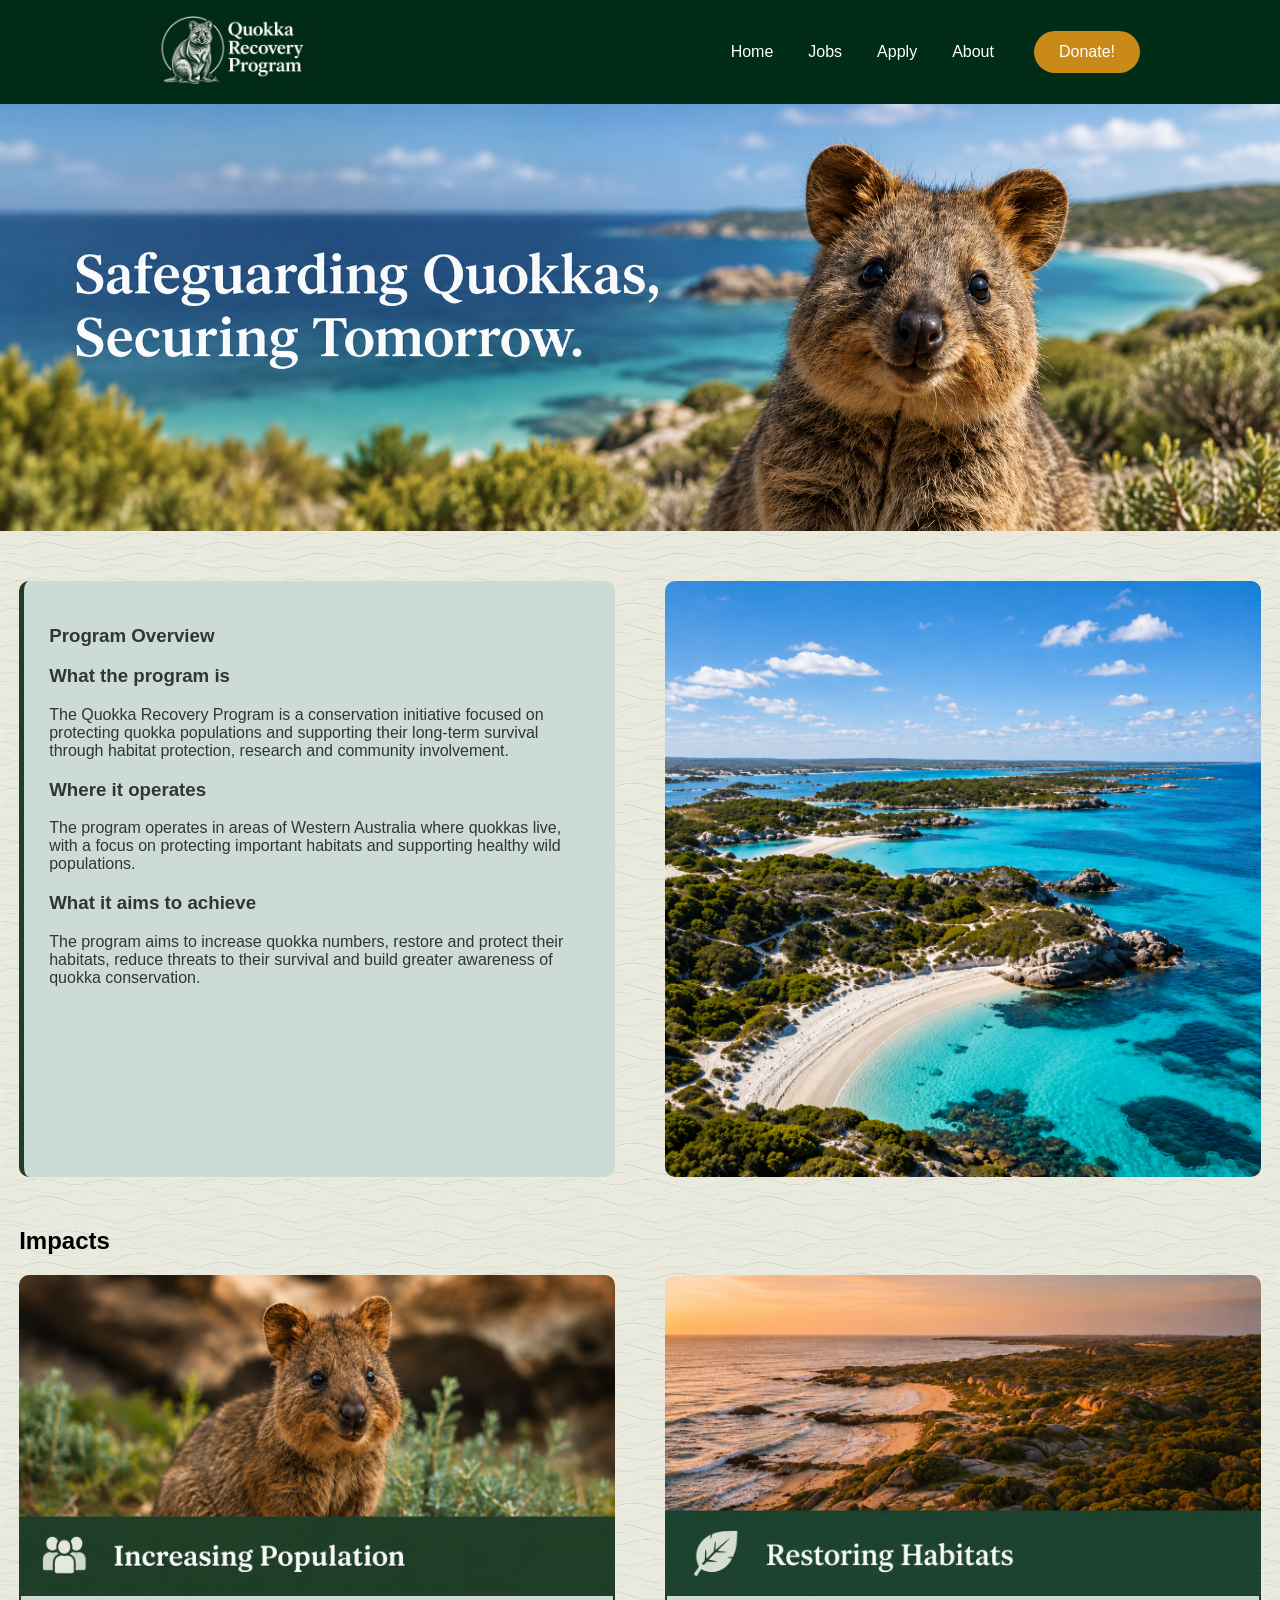
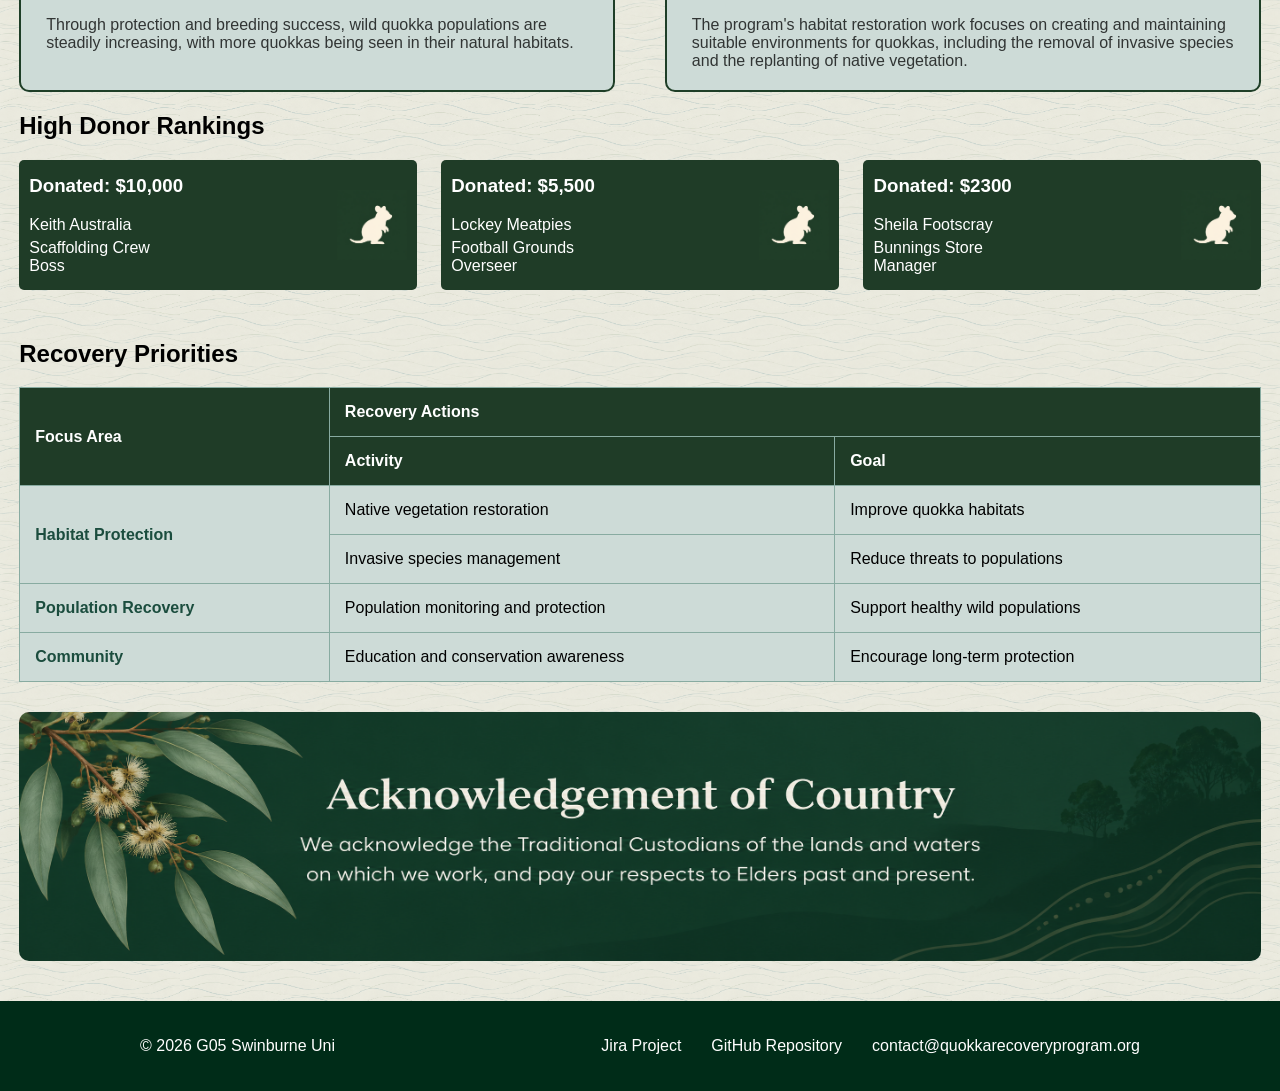
<file: index.html>
<!DOCTYPE html>
<html lang="en">
<head>
  <meta charset="UTF-8">
  <meta name="viewport" content="width=device-width, initial-scale=1.0">
  <meta name="description" content="G05 recruitment website for an environmental conservation organisation.">
  <title>Home - G05 Recruitment Website</title>
  <link rel="stylesheet" href="styles.css">
</head>
<body>


    <header>
        <div class="header-content">

            <a href="index.html">
                <img class="logo" src="images/quokka_logo.png" alt="Quokka Recovery Program">
            </a>

            <nav>
                <a href="index.html">Home</a>
                <a href="jobs.html">Jobs</a>
                <a href="apply.html">Apply</a>
                <a href="about.html">About</a>
            </nav>

            <a class="donate-button" href="#">Donate!</a>

        </div>
    </header>

    <section id="introduction">

        <figure>
            <img src="images/main-image.png"
                    alt="Quokka Recovery Program" />
        </figure>
    </section>



    <main>




        <section id="overview">

            <article>
                <h1>Program Overview</h1>

                <h3>What the program is</h3>
                <p>
                    The Quokka Recovery Program is a conservation initiative focused on protecting quokka populations and supporting their long-term survival through habitat protection, research and community involvement.
                </p>

                <h3>Where it operates</h3>
                <p>
                    The program operates in areas of Western Australia where quokkas live, with a focus on protecting important habitats and supporting healthy wild populations.
                </p>

                <h3>What it aims to achieve</h3>
                <p>
                    The program aims to increase quokka numbers, restore and protect their habitats, reduce threats to their survival and build greater awareness of quokka conservation.
                </p>
            </article>

            <figure>
                <img src="images/Island_vista.png"
                     alt="Quokka Recovery Program activities" />
            </figure>

        </section>


        <section id="impacts">

            <h2>Impacts</h2>

            <div class="impact-container">
                <article>
                    <figure>
                        <img src="images/increasing_population.png"
                            alt="Quokka population" />
                    </figure>

                    <p>
                        Through protection and breeding success, wild quokka populations are steadily increasing, with more quokkas being seen in their natural habitats.
                    </p>
                </article>


                <article>
                    <figure>
                        <img src="images/restoring_habitats.png"
                            alt="Quokka habitat" />
                    </figure>

                    <p>
                        The program's habitat restoration work focuses on creating and maintaining suitable environments for quokkas, including the removal of invasive species and the replanting of native vegetation.
                    </p>
                </article>
            </div>
        </section>

<!-- Adding inline styles for the donor section to satisfy the requirement -->
        <section id="donors">  

            <h2>High Donor Rankings</h2>
            <div class="donor-container">
            <article style="display: flex; justify-content: space-between; align-items: center; background-color: #1F3C27; color: white; padding: 10px; border-radius: 5px;">
                
                <div>
                    <h3>Donated: $10,000</h3>
                    <p>Keith Australia</p>
                    <p>Scaffolding Crew <br>Boss</p>
                </div>

                <img src="images/sillouhette.png"
                    alt="placeholder"
                    style="width: 70px; height: 70px; object-fit: contain; margin-left: 5px; flex-shrink: 0;">
            </article>
            <article style="display: flex; justify-content: space-between; align-items: center; background-color: #1F3C27; color: white; padding: 10px; border-radius: 5px;">
                
                <div>
                    <h3>Donated: $5,500</h3>
                    <p>Lockey Meatpies</p>
                    <p>Football Grounds <br>Overseer</p>
                </div>

                <img src="images/sillouhette.png"
                    alt="placeholder"
                    style="width: 70px; height: 70px; object-fit: contain; margin-left: 15px; flex-shrink: 0;">
            </article>
            <article style="display: flex; justify-content: space-between; align-items: center; background-color: #1F3C27; color: white; padding: 10px; border-radius: 5px;">
                
                <div>
                    <h3>Donated: $2300</h3>
                    <p>Sheila Footscray</p>
                    <p>Bunnings Store <br>Manager</p>
                </div>

                <img src="images/sillouhette.png"
                    alt="placeholder"
                    style="width: 70px; height: 70px; object-fit: contain; margin-left: 15px; flex-shrink: 0;">
            </article>
            </div>
    

        </section>

        <section id="recovery-table">
    <h2>Recovery Priorities</h2>

    <table>
        <thead>
            <tr>
                <th rowspan="2" scope="col" id="focus">Focus Area</th>
                <th colspan="2" scope="colgroup" id="actions">Recovery Actions</th>
            </tr>
            <tr>
                <th scope="col" id="activity">Activity</th>
                <th scope="col" id="goal">Goal</th>
            </tr>
        </thead>

        <tbody>
            <tr>
                <th rowspan="2" scope="rowgroup" id="habitat">Habitat Protection</th>
                <td headers="habitat activity">Native vegetation restoration</td>
                <td headers="habitat goal">Improve quokka habitats</td>
            </tr>

            <tr>
                <td headers="habitat activity">Invasive species management</td>
                <td headers="habitat goal">Reduce threats to populations</td>
            </tr>

            <tr>
                <th scope="row" id="population">Population Recovery</th>
                <td headers="population activity">Population monitoring and protection</td>
                <td headers="population goal">Support healthy wild populations</td>
            </tr>

            <tr>
                <th scope="row" id="community">Community</th>
                <td headers="community activity">Education and conservation awareness</td>
                <td headers="community goal">Encourage long-term protection</td>
            </tr>
        </tbody>
    </table>
</section>


        <section id="acknowledgement">

            <img src="images/acknowledgement.png"
                alt="Acknowledgement of Country"
                style="border-radius: 10px;">

        </section>

    </main>

<footer>
    <div class="footer-content">
        <p>&copy; 2026 G05 Swinburne Uni</p>

        <div class="footer-links">
            <a href="https://g05-applied-web-project.atlassian.net/jira/software/projects/SCRUM/boards/1"
               target="_blank">
                Jira Project
            </a>

            <a href="https://github.com/106009537/g05-applied-web-project.git"
               target="_blank">
                GitHub Repository
            </a>

            <a href="mailto:106009537@student.swin.edu.au">
                contact@quokkarecoveryprogram.org
            </a>
        </div>
    </div>
</footer>
</body>
</html>
</file>
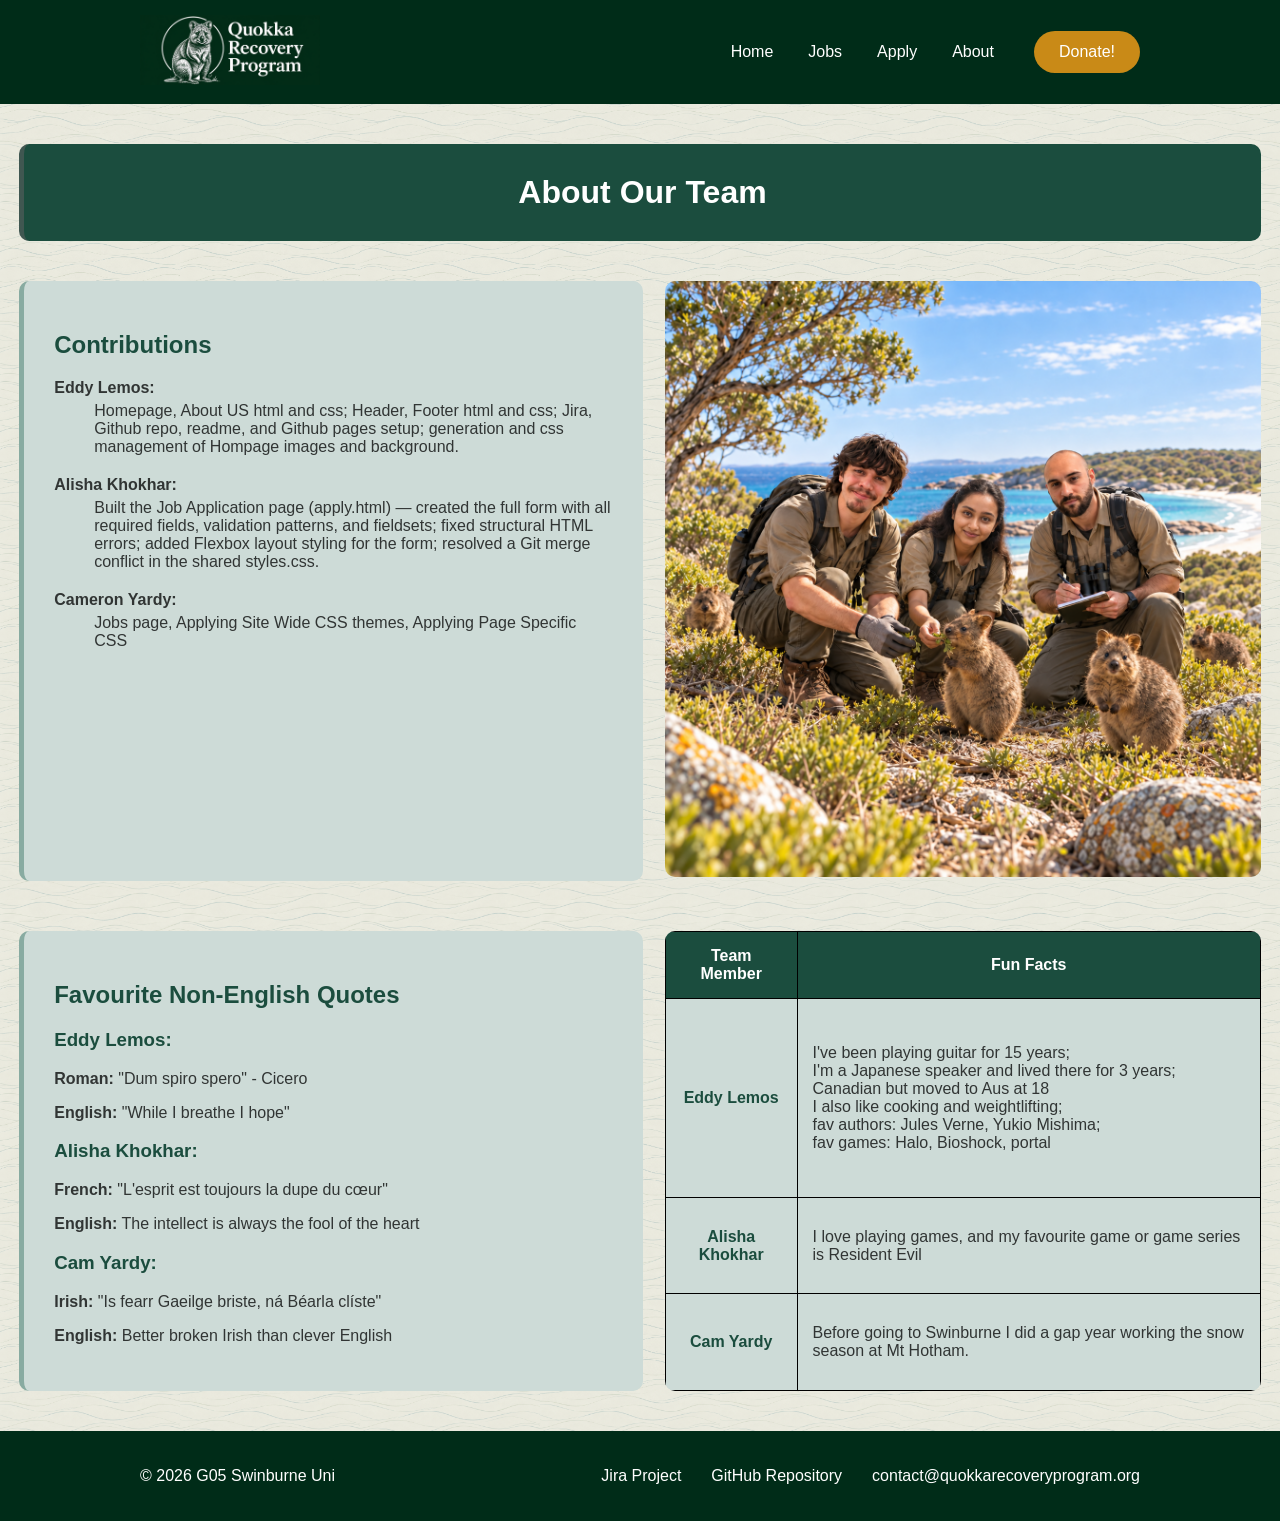
<file: about.html>
<!DOCTYPE html>
<html lang="en">
<head>
  <meta charset="UTF-8">
  <meta name="viewport" content="width=device-width, initial-scale=1.0">
  <meta name="description" content="G05 recruitment website for an environmental conservation organisation.">
  <title>Home - G05 Recruitment Website</title>
  <link rel="stylesheet" href="styles.css">
</head>
<body>
    <header>
        <div class="header-content">

            <a href="index.html">
                <img class="logo" src="images/quokka_logo.png" alt="Quokka Recovery Program">
            </a>

            <nav>
                <a href="index.html">Home</a>
                <a href="jobs.html">Jobs</a>
                <a href="apply.html">Apply</a>
                <a href="about.html">About</a>
            </nav>

            <a class="donate-button" href="#">Donate!</a>

        </div>
    </header>

  <main>

        <h1 id="about-title" style="text-align: center;">About Our Team</h1>

        <section id="team">

          <article>

              

              <h2>Contributions</h2>

              <dl>
                  <dt><strong>Eddy Lemos:</strong></dt>
                  <dd>
                      Homepage, About US html and css; Header, Footer html and css; Jira, Github repo, readme, and Github pages setup; generation and css management of Hompage images and background.
                  </dd>

                  <dt><strong>Alisha Khokhar:</strong></dt>
                  <dd>
                      Built the Job Application page (apply.html) — created the full form with all required fields, validation patterns, and fieldsets; fixed structural HTML errors; added Flexbox layout styling for the form; resolved a Git merge conflict in the shared styles.css.
                  </dd>

                  <dt><strong>Cameron Yardy:</strong></dt>
                  <dd>
                      Jobs page, Applying Site Wide CSS themes, Applying Page Specific CSS
                  </dd>
              </dl>

          </article>


          <figure>
              <img src="images/rangers.png"
                    alt="Quokka Recovery Program team" />
          </figure>

      </section>


      <section id="team-details">

          <article>

              <h2>Favourite Non-English Quotes</h2>

              <h3>Eddy Lemos:</h3>
              <p>
                  <strong>Roman:</strong>
                  "Dum spiro spero" - Cicero
              </p>
              <p>
                  <strong>English:</strong>
                  "While I breathe I hope"
              </p>


              <h3>Alisha Khokhar:</h3>
              <p>
                  <strong>French:</strong>  "L'esprit est toujours la dupe du cœur"
              </p>
              <p>
                  <strong>English:</strong> The intellect is always the fool of the heart
              </p>


              <h3>Cam Yardy:</h3>
              <p>
                  <strong>Irish:</strong> "Is fearr Gaeilge briste, ná Béarla clíste"
              </p>
              <p>
                  <strong>English:</strong> Better broken Irish than clever English
              </p>

          </article>


          <table>

              <thead>
                  <tr>
                      <th scope="col">Team Member</th>
                      <th scope="col">Fun Facts</th>
                  </tr>
              </thead>

              <tbody>

                  <tr>
                      <th scope="row">Eddy Lemos</th>
                      <td>
                          I've been playing guitar for 15 years; <br>I'm a Japanese speaker and lived there for 3 years;<br>Canadian but moved to Aus at 18 <br>I also like cooking and weightlifting; <br>fav authors: Jules Verne, Yukio Mishima; <br>fav games: Halo, Bioshock, portal
                      </td>
                  </tr>

                  <tr>
                      <th scope="row">Alisha Khokhar</th>
                      <td>
                           I love playing games, and my favourite game or game series is Resident Evil
                      </td>
                  </tr>

                  <tr>
                      <th scope="row">Cam Yardy</th>
                      <td>
                          Before going to Swinburne I did a gap year working the snow season at Mt Hotham.
                      </td>
                  </tr>

              </tbody>

          </table>

      </section>

  </main>

<footer>
    <div class="footer-content">
        <p>&copy; 2026 G05 Swinburne Uni</p>

        <div class="footer-links">
            <a href="https://g05-applied-web-project.atlassian.net/jira/software/projects/SCRUM/boards/1"
               target="_blank">
                Jira Project
            </a>

            <a href="https://github.com/106009537/g05-applied-web-project.git"
               target="_blank">
                GitHub Repository
            </a>

            <a href="mailto:106009537@student.swin.edu.au">
                contact@quokkarecoveryprogram.org
            </a>
        </div>
    </div>
</footer>
</body>
</html>
</file>
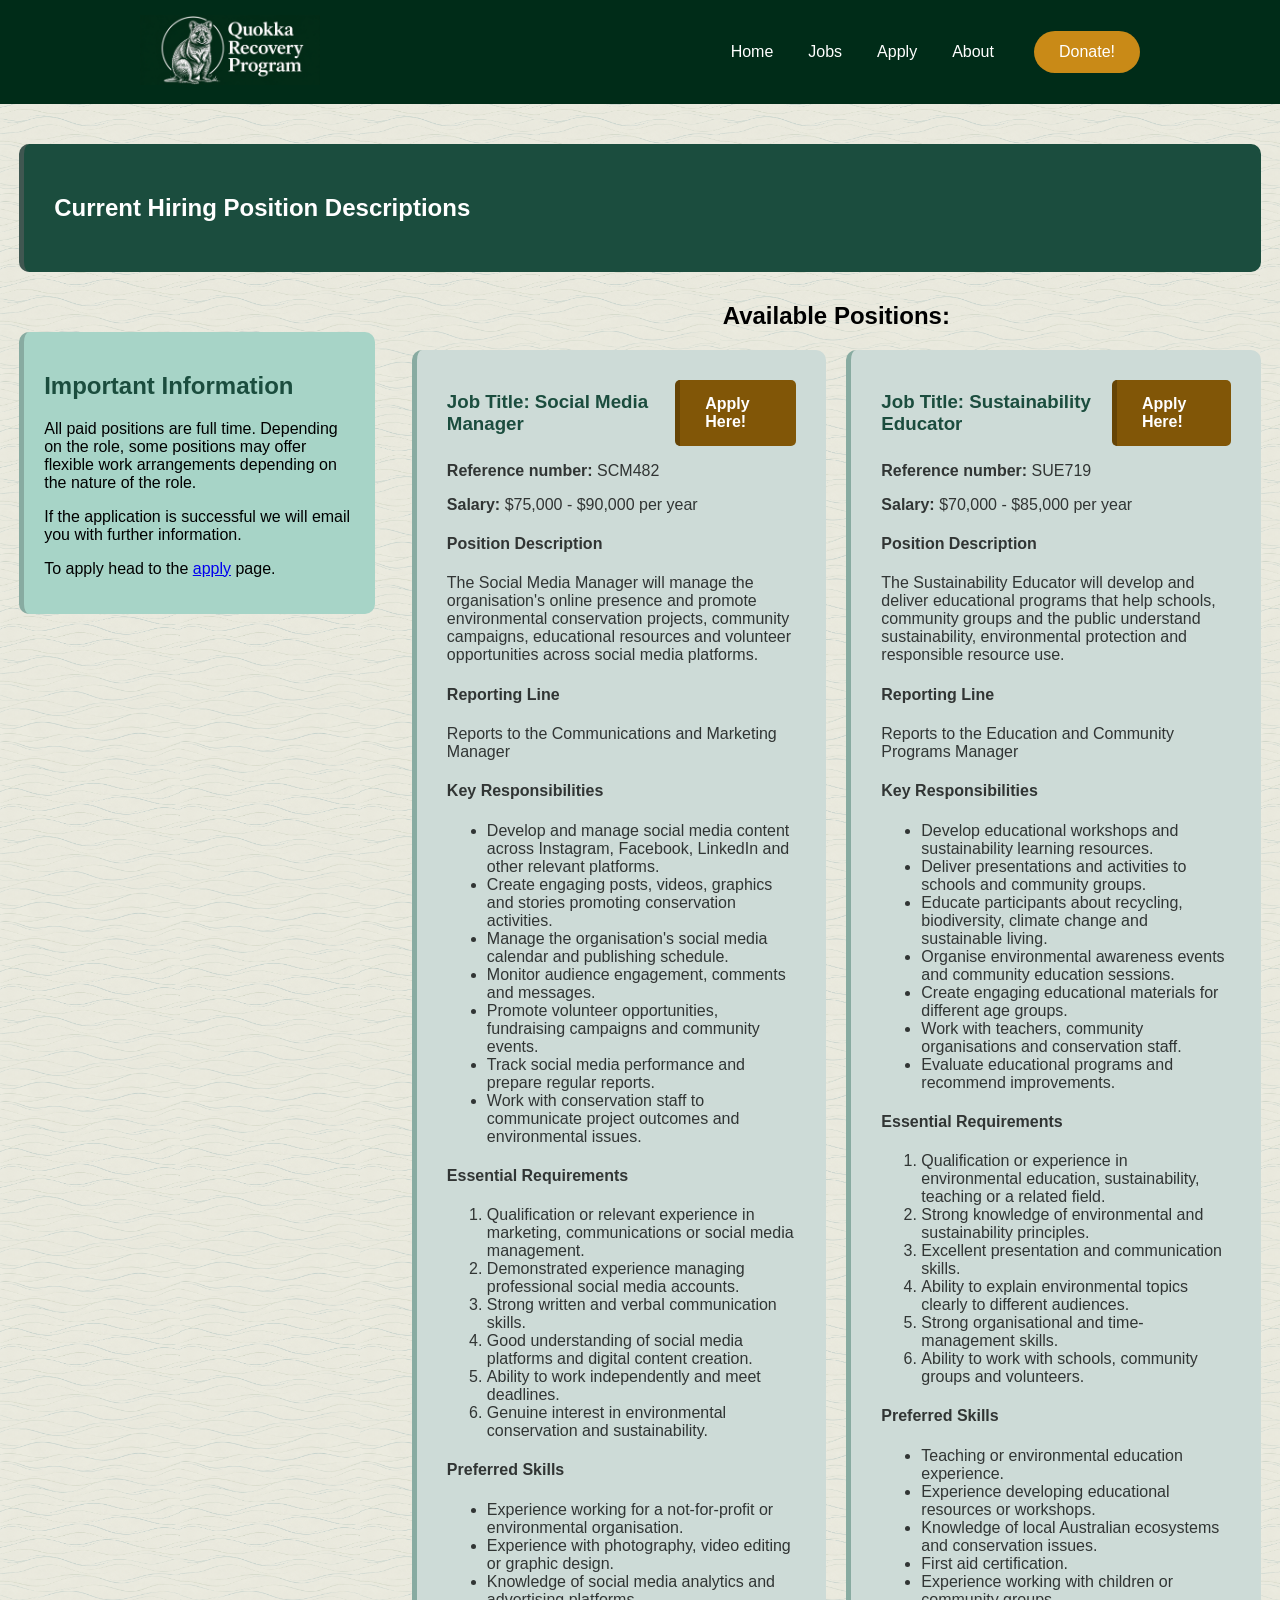
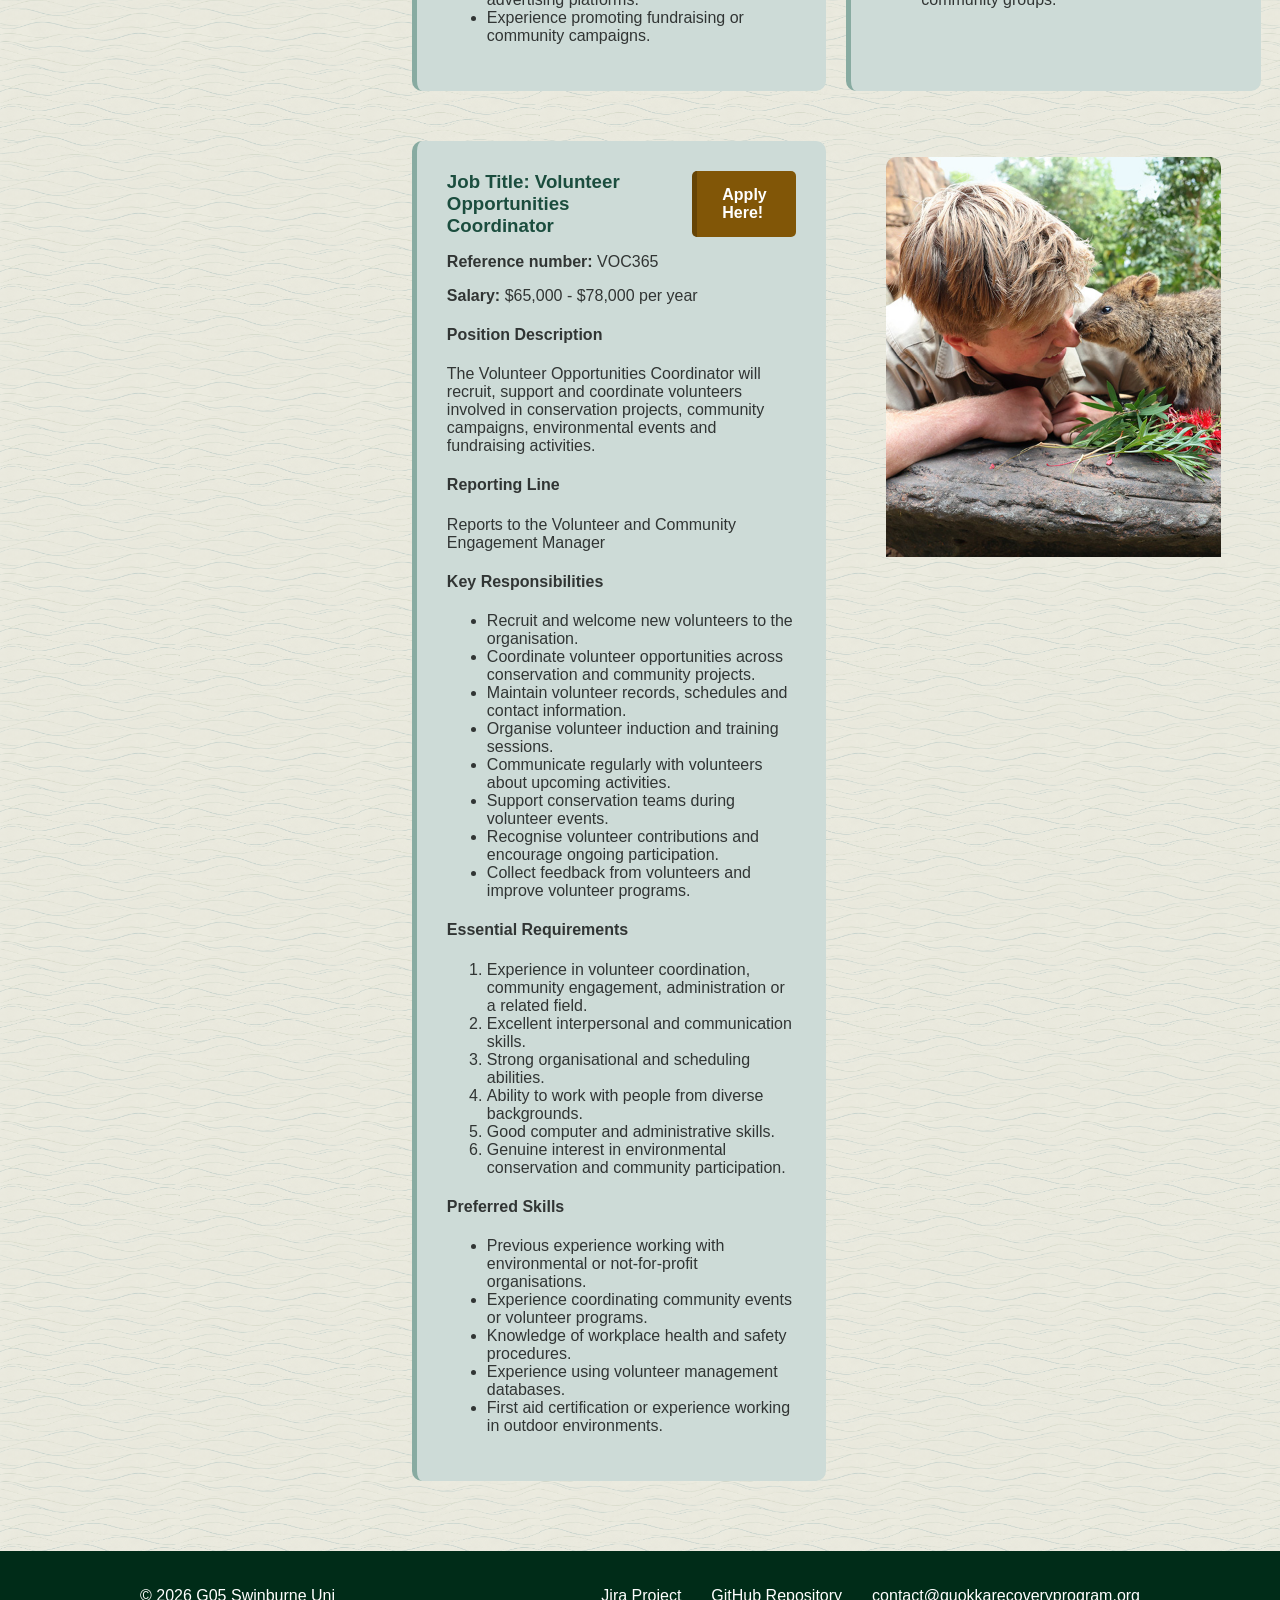
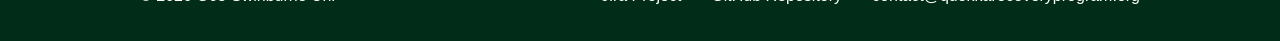
<file: jobs.html>
<!DOCTYPE html>
<html lang="en">
<head>
  <meta charset="UTF-8">
  <meta name="viewport" content="width=device-width, initial-scale=1.0">
  <meta name="description" content="G05 recruitment website for an environmental conservation organisation.">
  <title>Home - G05 Recruitment Website</title>
  <link rel="stylesheet" href="styles.css">
</head>
<body>
    <header>
        <div class="header-content">

            <a href="index.html">
                <img class="logo" src="images/quokka_logo.png" alt="Quokka Recovery Program">
            </a>

            <nav>
                <a href="index.html">Home</a>
                <a href="jobs.html">Jobs</a>
                <a href="apply.html">Apply</a>
                <a href="about.html">About</a>
            </nav>

            <a class="donate-button" href="#">Donate!</a>

        </div>
    </header>

  <main>
    <section id ="jobs-title">
      <h1>Current Hiring Position Descriptions</h1>
    </section>

    <aside id ='jobs-info'>
      <h2>Important Information</h2>
      <p>All paid positions are full time. Depending on the role, some positions may offer 
         flexible work arrangements depending on the nature of the role.</p>
      <p>If the application is successful we will email you with further information.</p>
      <p>To apply head to the <a href="apply.html">apply</a> page.</p>
    </aside>

    <section>
      <h2 style="text-align: center;">Available Positions:</h2>
    </section>
    
    <div class ='jobs-grid'>
      <article id ='social-media-manager' class ='job-block'>
        <div class="job-title-row">
          <h3 class="job-heading">
          <strong>Job Title: </strong>Social Media Manager</h3>
        <a class="apply-here" href="apply.html"> Apply Here!</a>
        </div>


        <p><strong>Reference number: </strong>SCM482</p>

        <p><strong>Salary: </strong>$75,000 - $90,000 per year</p>

        <h4>Position Description</h4>
        <p>The Social Media Manager will manage the organisation's online presence and promote 
          environmental conservation projects, community campaigns, educational resources and 
          volunteer opportunities across social media platforms.</p>

        <h4>Reporting Line</h4>
        <p>Reports to the Communications and Marketing Manager</p>

        <h4>Key Responsibilities</h4>
          <ul>
            <li>Develop and manage social media content across Instagram, Facebook, 
               LinkedIn and other relevant platforms.</li>
            <li>Create engaging posts, videos, graphics and stories promoting 
               conservation activities.</li>
            <li>Manage the organisation's social media calendar and publishing schedule.</li>
            <li>Monitor audience engagement, comments and messages.</li>
            <li>Promote volunteer opportunities, fundraising campaigns and community events.</li>
            <li>Track social media performance and prepare regular reports.</li>
            <li>Work with conservation staff to communicate project outcomes and 
               environmental issues.</li>
          </ul>
       
        <h4>Essential Requirements</h4>
          <ol>
            <li>Qualification or relevant experience in marketing, communications or 
                social media management.</li>
            <li>Demonstrated experience managing professional social media accounts.</li>
            <li>Strong written and verbal communication skills.</li>
            <li>Good understanding of social media platforms and digital content creation.</li>
            <li>Ability to work independently and meet deadlines.</li>
            <li>Genuine interest in environmental conservation and sustainability.</li>
          </ol>
        
        <h4>Preferred Skills</h4>
          <ul>
            <li>Experience working for a not-for-profit or environmental organisation.</li>
            <li>Experience with photography, video editing or graphic design.</li>
            <li>Knowledge of social media analytics and advertising platforms.</li>
            <li>Experience promoting fundraising or community campaigns.</li>
          </ul>
      </article>



      <article id ='sustainability-educator' class ='job-block'>
        <div class="job-title-row">
          <h3 class="job-heading">
          <strong>Job Title: </strong>Sustainability Educator</h3>
          <a class="apply-here" href="apply.html"> Apply Here!</a>
        </div>
        <p><strong>Reference number: </strong>SUE719</p>

        <p><strong>Salary: </strong>$70,000 - $85,000 per year</p>

        <h4>Position Description</h4>
        <p>The Sustainability Educator will develop and deliver educational programs that help 
            schools, community groups and the public understand sustainability, environmental 
           protection and responsible resource use.</p>

        <h4>Reporting Line</h4>
        <p>Reports to the Education and Community Programs Manager</p>

        <h4>Key Responsibilities</h4>
          <ul>
            <li>Develop educational workshops and sustainability learning resources.</li>
            <li>Deliver presentations and activities to schools and community groups.</li>
            <li>Educate participants about recycling, biodiversity, climate change and 
               sustainable living.</li>
            <li>Organise environmental awareness events and community education sessions.</li>
            <li>Create engaging educational materials for different age groups.</li>
            <li>Work with teachers, community organisations and conservation staff.</li>
            <li>Evaluate educational programs and recommend improvements.</li>
          </ul>

        <h4>Essential Requirements</h4>
          <ol>
            <li>Qualification or experience in environmental education, sustainability, teaching 
                or a related field.</li>
            <li>Strong knowledge of environmental and sustainability principles.</li>
            <li>Excellent presentation and communication skills.</li>
            <li>Ability to explain environmental topics clearly to different audiences.</li>
            <li>Strong organisational and time-management skills.</li>
            <li>Ability to work with schools, community groups and volunteers.</li>
          </ol>

        <h4>Preferred Skills</h4>
          <ul>
            <li>Teaching or environmental education experience.</li>
            <li>Experience developing educational resources or workshops.</li>
            <li>Knowledge of local Australian ecosystems and conservation issues.</li>
            <li>First aid certification.</li>
            <li>Experience working with children or community groups.</li>
          </ul>
      </article>



      <article id ='volunteer-opportunities-coordinator' class ='job-block'>
        <div class="job-title-row">
          <h3 class="job-heading">
          <strong>Job Title: </strong>Volunteer Opportunities Coordinator
          </h3>
          <a class="apply-here" href="apply.html"> Apply Here!</a>
        </div>

        <p><strong>Reference number: </strong>VOC365</p>

        <p><strong>Salary: </strong>$65,000 - $78,000 per year</p>

        <h4>Position Description</h4>
        <p>The Volunteer Opportunities Coordinator will recruit, support 
          and coordinate volunteers involved in conservation projects, community campaigns, environmental events and 
          fundraising activities.</p>

        <h4>Reporting Line</h4>
        <p>Reports to the Volunteer and Community Engagement Manager</p>

        <h4>Key Responsibilities</h4>
          <ul>
            <li>Recruit and welcome new volunteers to the organisation.</li>
            <li>Coordinate volunteer opportunities across conservation and 
                community projects.</li>
            <li>Maintain volunteer records, schedules and contact information.</li>
            <li>Organise volunteer induction and training sessions.</li>
            <li>Communicate regularly with volunteers about upcoming activities.</li>
            <li>Support conservation teams during volunteer events.</li>
            <li>Recognise volunteer contributions and encourage ongoing participation.</li>
            <li>Collect feedback from volunteers and improve volunteer programs.</li>
          </ul>

        <h4>Essential Requirements</h4>
          <ol>
            <li>Experience in volunteer coordination, community engagement, 
                administration or a related field.</li>
            <li>Excellent interpersonal and communication skills.</li>
            <li>Strong organisational and scheduling abilities.</li>
            <li>Ability to work with people from diverse backgrounds.</li>
            <li>Good computer and administrative skills.</li>
            <li>Genuine interest in environmental conservation and community participation.</li>
          </ol>

        <h4>Preferred Skills</h4>
          <ul>
            <li>Previous experience working with environmental or 
                not-for-profit organisations.</li>
            <li>Experience coordinating community events or volunteer programs.</li>
            <li>Knowledge of workplace health and safety procedures.</li>
            <li>Experience using volunteer management databases.</li>
            <li>First aid certification or experience working in outdoor environments.</li>
          </ul>
      </article>

      <figure class ='jobs-image'>
        <img src="images/jobs-image.jpg" alt="Volunteers planting trees in a community park.">

      </figure>
       
    </div>
  
  </main>

<footer>
    <div class="footer-content">
        <p>&copy; 2026 G05 Swinburne Uni</p>

        <div class="footer-links">
            <a href="https://g05-applied-web-project.atlassian.net/jira/software/projects/SCRUM/boards/1"
               target="_blank">
                Jira Project
            </a>

            <a href="https://github.com/106009537/g05-applied-web-project.git"
               target="_blank">
                GitHub Repository
            </a>

            <a href="mailto:106009537@student.swin.edu.au">
                contact@quokkarecoveryprogram.org
            </a>
        </div>
    </div>
</footer>
</body>
</html>
</file>
<file: styles.css>
main {
    width: 97%;
    max-width: 1400px;
    margin: 0 auto;
}

html,
body {
    margin: 0;
    padding: 0;
}

header {
    background-color: #002C18;
    width: 100vw; /*   100% of the viewport width */
    margin-left: calc(50% - 50vw); /* calc 50% of the viewport width and subtract 50% of the parent element's width to center the nav */
}

.header-content {
    width: 90%;
    max-width: 1000px;
    margin: 0 auto;
    padding: 15px 0;

    display: flex;
    align-items: center;
}

.logo {
    width: 180px;
    height: auto;
}

nav {
    display: flex;
    gap: 35px;
    margin-left: auto;
}

nav a {
    color: white;
    text-decoration: none;
}

nav a:hover {
    background-color: #143A2F;
}

.donate-button {
    margin-left: 40px;

    background-color: #C98A17;
    color: white;
    padding: 12px 25px;
    border-radius: 25px;
    text-decoration: none;
}

.donate-button:hover {
    background-color: #A96F0D;
}

body {
  
    font-family: 'Trebuchet MS', 'Lucida Sans Unicode', 'Lucida Grande', 'Lucida Sans', Arial, sans-serif;
    background-color: #ffffff;

    background-image: url("images/waves-pattern.png");
    background-repeat: repeat;
    background-size: 180px;
    }




footer {
    background-color: #002C18;
    color: white;
    margin-top: 40px;
}

.footer-content {
    width: 90%;
    max-width: 1000px;
    margin: 0 auto;

    display: flex;
    justify-content: space-between;
    align-items: center;

    padding: 20px 0;
}

.footer-links {
    display: flex;
    gap: 30px;
}

.footer-links a {
    color: white;
    text-decoration: none;
}

.footer-links a:hover {
    text-decoration: underline;
}


/* =======================================================
        For the homepage
========================================================*/
/* -------------------- */
/*  introduction */
/* -------------------- */

#introduction {
    margin-top: 0;
}

#introduction figure {
    margin: 0;
}

#introduction img {
    display: block;
    width: 100vw; /*   100% of the viewport width */
    margin-left: calc(50% - 50vw);
    height: auto;
}


/* -------------------- */
/* Program overview     */
/* -------------------- */

#overview {
    margin-top: 50px;

    /* Grid creates two equal columns with a consistent gap between them.
       This keeps the article and image aligned along the same centre line. */
    display: grid;
    grid-template-columns: 1fr 1fr;

    /* Creates the vertical strip of space between the two columns. */
    gap: 4%;

    /* Makes both grid items stretch to the same row height. */
    align-items: stretch;
}

#overview article {
    width: 100%;

    /* box-sizing ensures the padding and border are included
       inside the element's total width and height. */
    box-sizing: border-box;

    padding: 25px;

    background-color: #cddbd7;
    color: #313534;

    border-radius: 10px;
    border-left: 5px solid #1E3E27;
    
}

#overview figure {
    width: 100%;
    margin: 0;

    border-radius: 10px;

    /* Hides any part of the image that extends past
       the rounded edges of the figure. */
    overflow: hidden;
}

#overview img {
    width: 100%;
    height: 100%;

    /* Fills the figure without stretching the image.
       Parts of the image may be cropped if necessary. */
    object-fit: cover;

    /* Removes the small inline-image gap that browsers
       can otherwise leave underneath an image. */
    display: block;
}


/* -------------------- */
/* Impacts              */
/* -------------------- */

#impacts {
    margin-top: 50px;
}

#impacts .impact-container {
    /* Uses the same two-column grid as the overview section,
       so all four elements stay aligned around the same centre line. */
    display: grid;
    grid-template-columns: 1fr 1fr;

    /* Matches the overview gap so the whitespace lines up vertically. */
    gap: 4%;

    /* Makes both impact cards the same height if their
       content lengths are slightly different. */
    align-items: stretch;
}

#impacts article {
    width: 100%;
    margin: 0;

    /* Keeps padding and borders, if added later,
       inside the width of the grid column. */
    box-sizing: border-box;

    /* Flexbox is used inside each card so the image and
       text are arranged vertically as one unit. */
    display: flex;
    flex-direction: column;
}

#impacts figure {
    /* Making sure that the figure doesn't have margins
       so that it aligns properly with the article. */
    margin: 0;
}

#impacts img {
    width: 100%;

    /* Removes the default inline-image gap underneath the image. */
    display: block;

    border-radius: 10px 10px 0 0;
}

#impacts h3 {
    color: #1B4D3E;
}

#impacts article p {
    margin: 0;

    background-color: #cddbd7;
    color: #313534;

    padding: 20px 25px;

    border: 2px solid #1E3E27;

    /* Only round the bottom corners so the text section
       connects seamlessly to the square-bottomed image. */
    border-radius: 0 0 10px 10px;

    /* Makes both text areas stretch evenly if one has more text. */
    flex-grow: 1;
}


/* -------------------- */
/* Donor rankings       */
/* -------------------- */

#donors .donor-container {
    display: flex;

    /* Keeps all three donor cards in one row. */
    flex-wrap: nowrap;

    /* Creates even space between the cards. */
    gap: 2%;

    /* Centers the group of cards within the page. */
    justify-content: center;

    align-items: stretch;
}

#donors article {
    /* Each card takes an equal share of the available row width. */
    flex: 1;

    /* Prevents them from growing too wide. */
    max-width: 32%;

    margin: 0;
    padding: 1%;

    background-color: #1F3C27;
    color: white;

    border: none;
    border-radius: 10px;

    box-sizing: border-box;
}

#donors h3 {
    margin-top: 5px;
}

#donors p {
    margin: 5px 0;
}


/* -------------------- */
/* Recovery table       */
/* -------------------- */

#recovery-table {
    margin-top: 50px;
}

#recovery-table table {
    width: 100%;
    border-collapse: collapse;
    background-color: #cddbd7;
}

#recovery-table th,
#recovery-table td {
    border: 1px solid #88aba1;
    padding: 15px;
    text-align: left;
}

#recovery-table thead th {
    background-color: #1F3C27;
    color: white;
}

#recovery-table tbody th {
    color: #1B4D3E;
}

/* -------------------- */
/* Acknowledgement      */
/* -------------------- */

#acknowledgement {
    clear: both;
    margin-top: 30px;
}

#acknowledgement img {
    width: 100%;
    display: block;
    border-radius: 10px;
}



/* =============================================
       For the about page
============================================= */


/* About page */

#about-title {
    background-color: #1B4D3E;
    border-left: 5px solid rgb(64, 87, 81);
    color: white;
    padding: 30px;
    border-radius: 10px;
    margin-top: 40px;
    margin-bottom: 30px;
}

#team {
    display: flex;
    justify-content: space-between;
    margin-top: 40px;
    gap: 20px
}

#team article {
    width: 45%;
    background-color: #cddbd7;
    color: #313534;
    padding: 30px;
    border-radius: 10px;
    border-left: 5px solid #88aba1;
}

#team article h1 {
    color: #1B4D3E;
}

#team article h2 {
    color: #1B4D3E;
}

#team figure {
    width: 48%;
    margin: 0;
}

#team figure img {
    width: 100%;
    border-radius: 10px;
}


/* Quotes + fun facts */

#team-details {
    display: flex; /* Flexbox layout - arranges all the child elements in a row */
    /* Maybe I should have done the floated elements with flexbox too*/
    justify-content: space-between; /* Makes space between child elements evenly */
    margin-top: 50px;
    gap: 20px;
}

#team-details article {
    width: 45%;
    background-color: #cddbd7;
    color: #313534;
    padding: 30px;
    border-radius: 10px;
    border-left: 5px solid #88aba1;
}

#team-details article h2 {
    color: #1B4D3E;
}

#team-details article h3 {
    color: #1B4D3E;
}

#team-details table {
    width: 48%;
    border-collapse: collapse; /* Makes all the borders in the table collapse into a single border instead of having double borders */
    background-color: #cddbd7;
    border-radius: 10px;
    overflow: hidden;
}

#team-details th,
#team-details td {
    border: 1px solid black;
    padding: 15px;
}

#team-details thead th {
    background-color: #1B4D3E;
    color: white;
}

#team-details tbody th {
    color: #1B4D3E;
    background-color: #cddbd7;
}

#team-details tbody td {
    color: #313534;
}


/* Definition list spacing */
/* dt = definition term
dd = definition description */

dt {
    margin-top: 20px;
}

dd {
    margin-top: 5px;
}

#team article dt:hover {
    color: #C98A17;
}


/* =============================================
       For the jobs page
============================================= */

.apply-here {
    background-color: rgb(129, 86, 7);
    color: white;
    padding: 15px 25px;
    border-radius: 5px;
    text-decoration: none;
    margin-left: 20px;
    font-weight: bold;
    border-left: 5px solid rgb(102, 68, 5);
}

.apply-here:hover {
    background-color: rgb(102, 68, 5);
    border-left: 5px solid rgb(92, 61, 4);
}

.jobs-grid {
    display: grid;
    grid-template-columns: 1fr 1fr;
    gap: 20px;
}

.job-title-row {
    display: flex;
    align-items: center;
    justify-content: flex-start;
}

.job-heading {
    margin: 0;
    color: #1B4D3E;
}

#jobs-title {
    background-color: #1B4D3E;
    border-left: 5px solid rgb(64, 87, 81);
    color: white;
    padding: 30px;
    border-radius: 10px;
    margin-top: 40px;
    margin-bottom: 30px;
}

.job-block{
    background-color: #cddbd7;
    color: #313534;
    padding: 30px;
    margin-bottom: 30px;
    border-radius: 10px;
    border-left: 5px solid #88aba1;
}

#jobs-title h1{
    color: white;
}

#jobs-info {
    width: 25%;
    margin: 30px 3% 30px 0;
    padding: 20px;
    background-color: #a7d4c7;
    border-left: 5px solid #88aba1;
    border-radius: 10px;
    float: left;
}

#jobs-info h2 {
    color: #1B4D3E;
}

.jobs-image {
    border-radius: 10px;
    text-align: center;
    overflow: hidden;
}

.jobs-image img{
    width: 100%;
    height: 400px;
    object-fit: cover;
    display: block;
}

/* =============================================
       For the apply page
============================================= */

#apply-title {
    background-color: #1B4D3E;
    border-left: 5px solid rgb(64, 87, 81);
    color: white;
    padding: 30px;
    border-radius: 10px;
    margin-top: 40px;
    margin-bottom: 15px;
}

.apply-introduction {
    background-color: #a7d4c7;
    color: #313534;
    padding: 20px;
    border-left: 5px solid #88aba1;
    border-radius: 10px;
    margin-bottom: 30px;
}

#application-form {
    display: flex;
    flex-direction: column;
    gap: 20px;
    margin-bottom: 40px;
}

.application-section {
    background-color: #cddbd7;
    color: #313534;
    padding: 25px;
    margin-bottom: 25px;
    border: none;
    border-left: 5px solid #88aba1;
    border-radius: 10px;
}

.application-section legend {
    background-color: #1B4D3E;
    color: white;
    padding: 10px 20px;
    border-radius: 5px;
    font-weight: bold;
}

.application-section label {
    color: #313534;
    font-weight: bold;
}

.application-section input[type="text"],
.application-section input[type="email"],
.application-section select,
.application-section textarea {
    padding: 10px;
    margin-left: 10px;
    border: 1px solid #88aba1;
    border-radius: 5px;

}

.application-section textarea {
    margin-left: 0;
    margin-top: 10px;
    width: 90%;
    max-width: 600px;
}

.application-section input[type="radio"],
.application-section input[type="checkbox"] {
    margin-right: 5px;
}

.application-section p label {
    margin-right: 20px;
}

#form-buttons {
    margin-top: 30px;
}

#form-buttons input[type="submit"] {
    background-color: rgb(129, 86, 7);
    color: white;
    padding: 15px 25px;
    border: none;
    border-left: 5px solid rgb(102, 68, 5);
    border-radius: 5px;
    font-weight: bold;
    cursor: pointer;
}

#form-buttons input[type="submit"]:hover {
    background-color: rgb(102, 68, 5);
    border-left: 5px solid rgb(92, 61, 4);
}

#form-buttons input[type="reset"] {
    background-color: #1B4D3E;
    color: white;
    padding: 15px 25px;
    border: none;
    border-radius: 5px;
    font-weight: bold;
    margin-left: 10px;
    cursor: pointer;
}

#form-buttons input[type="reset"]:hover {
    background-color: #143A2F;
}

.application-section .skills-list {
    display: flex;
    flex-wrap: wrap;
    gap: 12px 24px;
}

.application-section .skills-list label {
    display: flex;
    align-items: center;
    white-space: nowrap;
    margin-right: 0;
}


/* =============================================
       Apply page: small screens
============================================= */
@media (max-width: 600px) {
    .application-section label {
        display: block;
    }

    .application-section input[type="text"],
    .application-section input[type="email"],
    .application-section input[type="tel"],
    .application-section select {
        width: 100%;
        box-sizing: border-box;
        margin-left: 0;
        margin-top: 6px;
    }

    .application-section .skills-list label {
        white-space: normal;
    }
}


/* =============================================
       Keyboard focus outline (accessibility)
============================================= */
a:focus-visible,
input:focus-visible,
select:focus-visible,
textarea:focus-visible,
button:focus-visible {
    outline: 3px solid #C98A17;
    outline-offset: 2px;
}
</file>
